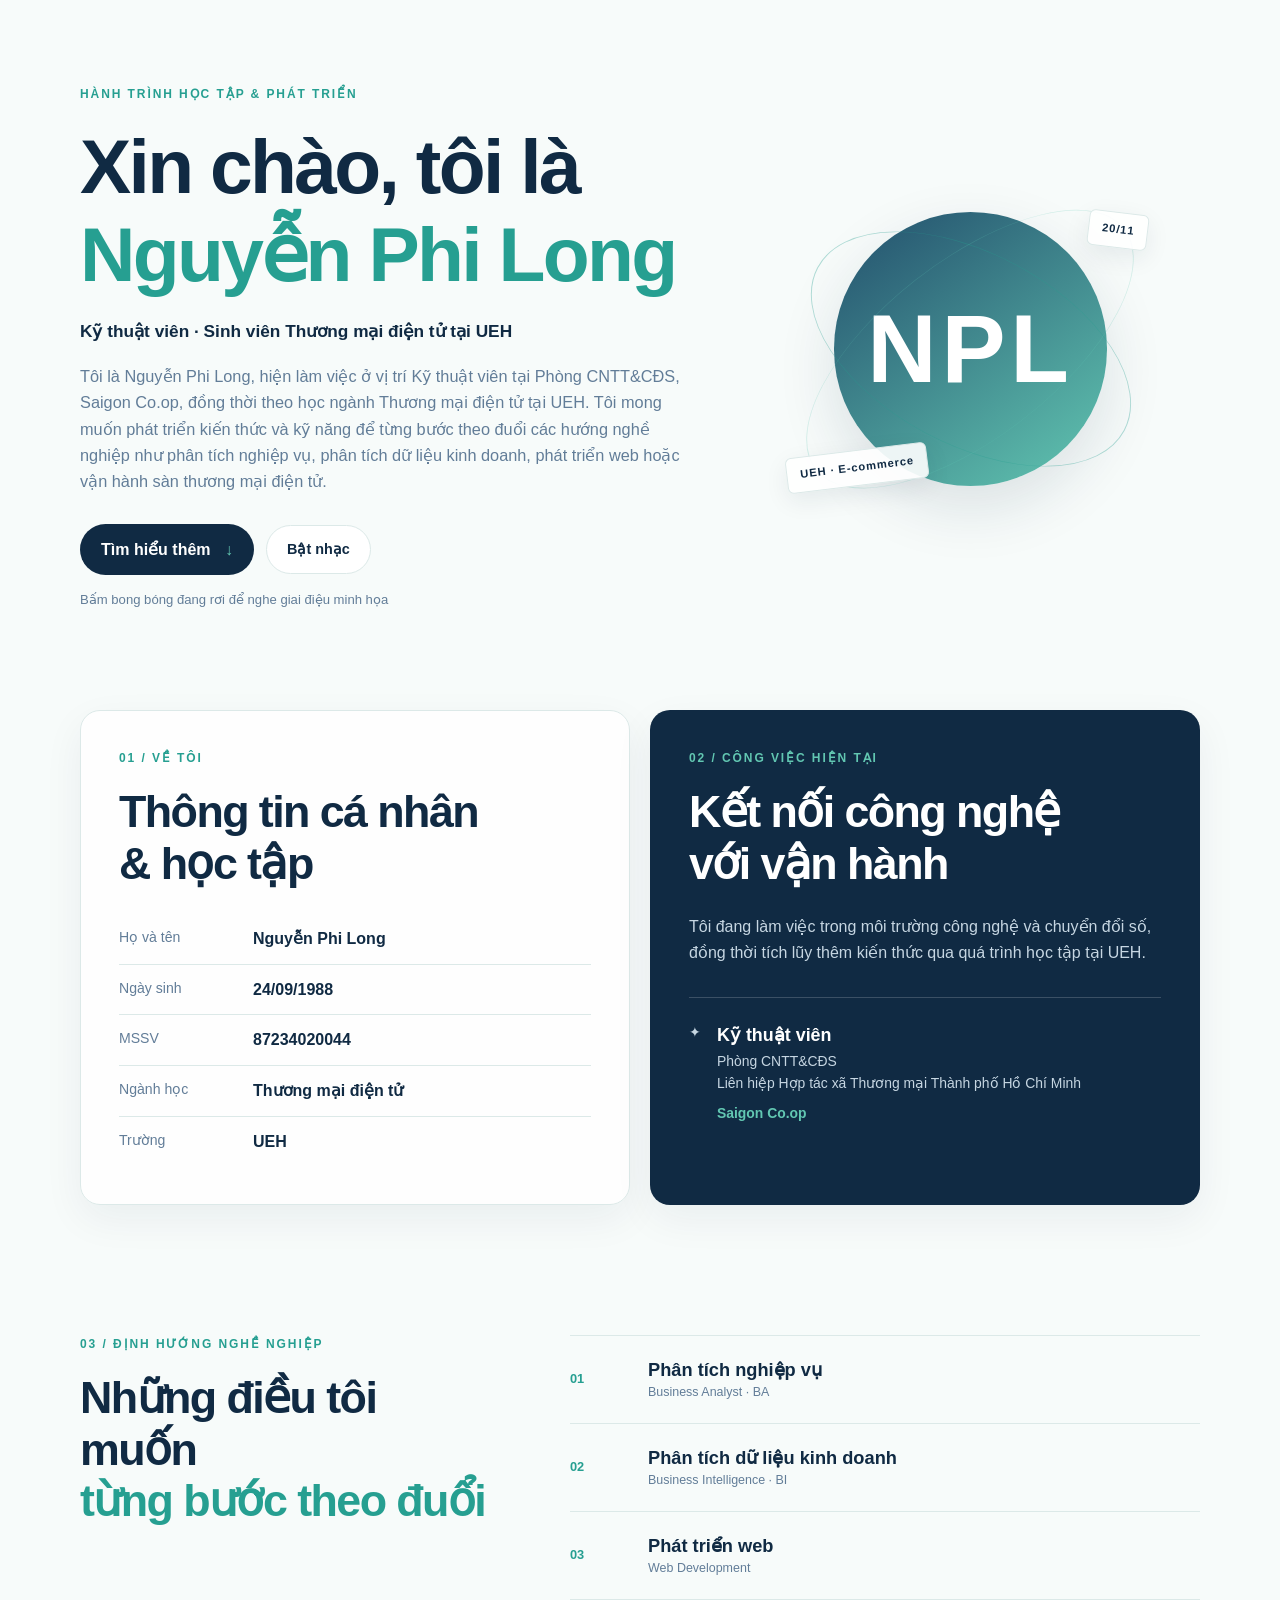
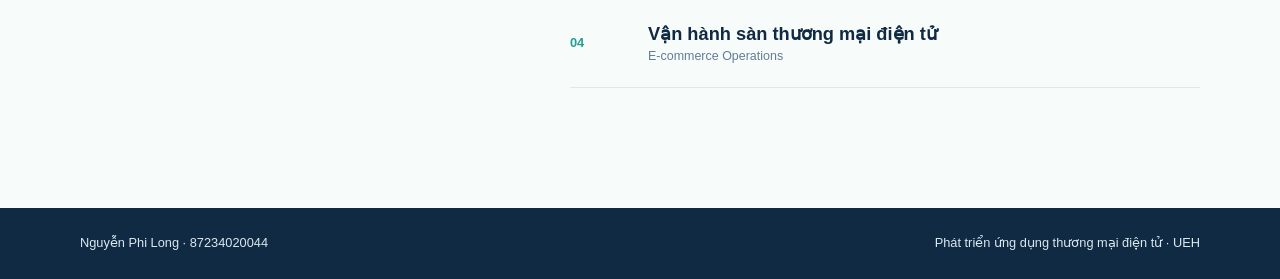
<file: index.html>
<!doctype html>
<html lang="vi">
<head>
  <meta charset="UTF-8">
  <meta name="viewport" content="width=device-width, initial-scale=1.0">
  <meta name="description" content="Website giới thiệu bản thân của Nguyễn Phi Long - sinh viên Thương mại điện tử tại UEH.">
  <title>Nguyễn Phi Long | Giới thiệu bản thân</title>
  <link rel="stylesheet" href="css/style.css">
</head>
<body>
  <div class="bubble-field" id="bubbleField" aria-label="Bong bóng tương tác"></div>

  <main>
    <section class="hero section-shell" aria-labelledby="hero-title">
      <div class="hero__copy">
        <p class="eyebrow">Hành trình học tập &amp; phát triển</p>
        <h1 id="hero-title">Xin chào, tôi là<br><span>Nguyễn Phi Long</span></h1>
        <p class="hero__role">Kỹ thuật viên · Sinh viên Thương mại điện tử tại UEH</p>
        <p class="hero__intro">Tôi là Nguyễn Phi Long, hiện làm việc ở vị trí Kỹ thuật viên tại Phòng CNTT&amp;CĐS, Saigon Co.op, đồng thời theo học ngành Thương mại điện tử tại UEH. Tôi mong muốn phát triển kiến thức và kỹ năng để từng bước theo đuổi các hướng nghề nghiệp như phân tích nghiệp vụ, phân tích dữ liệu kinh doanh, phát triển web hoặc vận hành sàn thương mại điện tử.</p>
        <div class="hero__actions">
          <a class="button button--primary" href="#about">Tìm hiểu thêm <span aria-hidden="true">↓</span></a>
          <button class="music-button" id="musicToggle" type="button" aria-pressed="false">Bật nhạc</button>
        </div>
        <p class="audio-status" id="audioStatus" aria-live="polite">Bấm bong bóng đang rơi để nghe giai điệu minh họa</p>
      </div>

      <div class="hero__visual" aria-label="Ảnh đại diện chữ NPL">
        <div class="portrait-wrap">
          <div class="portrait" role="img" aria-label="Ảnh đại diện chữ NPL">NPL</div>
          <span class="portrait-ring portrait-ring--one"></span>
          <span class="portrait-ring portrait-ring--two"></span>
          <a class="visual-note visual-note--top" href="./tri-an.html" aria-label="Mở trang tri ân thầy cô ngày 20 tháng 11">20/11</a>
          <span class="visual-note visual-note--bottom">UEH · E-commerce</span>
        </div>
      </div>
    </section>

    <section class="detail-grid section-shell" id="about" aria-label="Thông tin giới thiệu">
      <article class="info-card">
        <p class="card-kicker">01 / Về tôi</p>
        <h2>Thông tin cá nhân<br>&amp; học tập</h2>
        <dl class="info-list">
          <div><dt>Họ và tên</dt><dd>Nguyễn Phi Long</dd></div>
          <div><dt>Ngày sinh</dt><dd>24/09/1988</dd></div>
          <div><dt>MSSV</dt><dd>87234020044</dd></div>
          <div><dt>Ngành học</dt><dd>Thương mại điện tử</dd></div>
          <div><dt>Trường</dt><dd>UEH</dd></div>
        </dl>
      </article>

      <article class="info-card info-card--accent">
        <p class="card-kicker">02 / Công việc hiện tại</p>
        <h2>Kết nối công nghệ<br>với vận hành</h2>
        <p class="card-text">Tôi đang làm việc trong môi trường công nghệ và chuyển đổi số, đồng thời tích lũy thêm kiến thức qua quá trình học tập tại UEH.</p>
        <div class="workplace"><span class="workplace__mark" aria-hidden="true">✦</span><div><strong>Kỹ thuật viên</strong><span>Phòng CNTT&amp;CĐS</span><span>Liên hiệp Hợp tác xã Thương mại Thành phố Hồ Chí Minh</span><span class="brand">Saigon Co.op</span></div></div>
      </article>
    </section>

    <section class="direction section-shell" aria-labelledby="direction-title">
      <div class="direction__heading"><p class="card-kicker">03 / Định hướng nghề nghiệp</p><h2 id="direction-title">Những điều tôi muốn<br><em>từng bước theo đuổi</em></h2></div>
      <div class="direction-list">
        <div class="direction-item"><span class="direction-number">01</span><h3>Phân tích nghiệp vụ <small>Business Analyst · BA</small></h3></div>
        <div class="direction-item"><span class="direction-number">02</span><h3>Phân tích dữ liệu kinh doanh <small>Business Intelligence · BI</small></h3></div>
        <div class="direction-item"><span class="direction-number">03</span><h3>Phát triển web <small>Web Development</small></h3></div>
        <div class="direction-item"><span class="direction-number">04</span><h3>Vận hành sàn thương mại điện tử <small>E-commerce Operations</small></h3></div>
      </div>
    </section>
  </main>

  <footer class="site-footer"><div class="section-shell"><span>Nguyễn Phi Long · 87234020044</span><span>Phát triển ứng dụng thương mại điện tử · UEH</span></div></footer>
  <div class="sparkle-layer" id="sparkleLayer" aria-hidden="true"></div>
  <script src="js/main.js"></script>
</body>
</html>
</file>
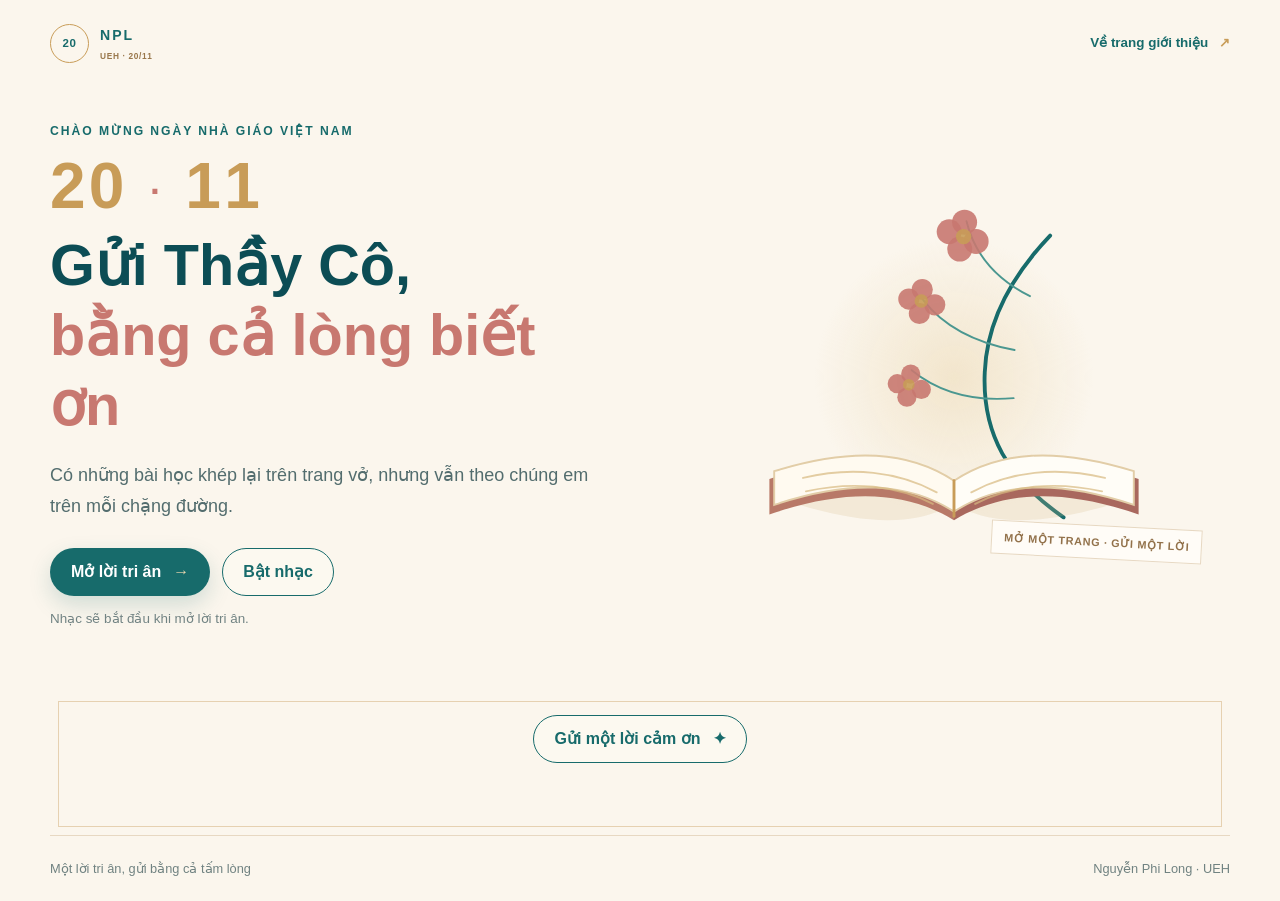
<file: tri-an.html>
<!doctype html>
<html lang="vi">
<head>
  <meta charset="UTF-8">
  <meta name="viewport" content="width=device-width, initial-scale=1.0">
  <meta name="description" content="Một lời tri ân gửi đến quý Thầy Cô nhân ngày Nhà giáo Việt Nam 20/11.">
  <title>Một lời tri ân, gửi bằng cả tấm lòng</title>
  <link rel="stylesheet" href="./css/tri-an.css">
  <script src="./js/tri-an.js" defer></script>
</head>
<body>
  <div class="petal-field" aria-hidden="true">
    <span class="petal petal--1"></span><span class="petal petal--2"></span>
    <span class="petal petal--3"></span><span class="petal petal--4"></span>
    <span class="petal petal--5"></span><span class="petal petal--6"></span>
    <span class="petal petal--7"></span><span class="petal petal--8"></span>
  </div>

  <header class="site-header page-width">
    <a class="brand" href="./index.html" aria-label="Về trang giới thiệu của Nguyễn Phi Long">
      <span class="brand__mark">20</span><span class="brand__text">NPL <small>UEH · 20/11</small></span>
    </a>
    <a class="back-link" href="./index.html">Về trang giới thiệu <span aria-hidden="true">↗</span></a>
  </header>

  <main>
    <section class="hero page-width" aria-labelledby="hero-title">
      <div class="hero__copy reveal">
        <p class="overline">Chào mừng ngày Nhà giáo Việt Nam</p>
        <p class="date-mark" aria-label="Ngày 20 tháng 11">20 <span>·</span> 11</p>
        <h1 id="hero-title">Gửi Thầy Cô,<br><em>bằng cả lòng biết ơn</em></h1>
        <p class="hero__subtitle">Có những bài học khép lại trên trang vở, nhưng vẫn theo chúng em trên mỗi chặng đường.</p>
        <div class="hero__actions">
          <button class="primary-button" id="openLetter" type="button" aria-expanded="false" aria-controls="letterCard">Mở lời tri ân <span aria-hidden="true">→</span></button>
          <button class="music-button" id="musicToggle" type="button" aria-pressed="false">Bật nhạc</button>
        </div>
        <p class="audio-status" id="audioStatus" aria-live="polite">Nhạc sẽ bắt đầu khi mở lời tri ân.</p>
      </div>

      <div class="hero__art reveal" aria-label="Minh họa quyển sách mở và cành hoa">
        <div class="art-glow"></div>
        <svg class="book-art" viewBox="0 0 520 420" role="img" aria-labelledby="bookTitle bookDesc">
          <title id="bookTitle">Quyển sách mở dưới cành hoa</title>
          <desc id="bookDesc">Minh họa trang nhã cho hành trình học tập và lòng biết ơn.</desc>
          <path class="branch" d="M360 62c-42 44-66 91-68 142-3 64 24 111 82 151" />
          <path class="stem" d="M339 125c-36-18-58-45-66-78M323 181c-42-8-74-25-95-52M322 231c-46 4-79-7-106-29" />
          <g class="flower flower--one"><circle cx="271" cy="48" r="13"/><circle cx="255" cy="58" r="13"/><circle cx="266" cy="76" r="13"/><circle cx="283" cy="68" r="13"/><circle class="flower__core" cx="270" cy="63" r="8"/></g>
          <g class="flower flower--two"><circle cx="227" cy="118" r="11"/><circle cx="213" cy="128" r="11"/><circle cx="224" cy="143" r="11"/><circle cx="240" cy="134" r="11"/><circle class="flower__core" cx="226" cy="130" r="7"/></g>
          <g class="flower flower--three"><circle cx="215" cy="206" r="10"/><circle cx="201" cy="216" r="10"/><circle cx="211" cy="230" r="10"/><circle cx="226" cy="222" r="10"/><circle class="flower__core" cx="213" cy="217" r="6"/></g>
          <path class="book-shadow" d="M72 333c85-27 145-24 188 7 44-31 107-34 190-7-83 29-148 34-190 8-44 26-106 21-188-8z" />
          <path class="book-cover" d="M68 315c84-28 147-24 192 8v35c-49-30-111-34-192-6z" />
          <path class="book-cover book-cover--right" d="M452 315c-84-28-147-24-192 8v35c49-30 111-34 192-6z" />
          <path class="book-page" d="M73 307c81-25 140-21 187 10v32c-47-30-106-34-187-7z" />
          <path class="book-page book-page--right" d="M447 307c-81-25-140-21-187 10v32c47-30 106-34 187-7z" />
          <path class="book-line" d="M103 314c50-12 99-7 139 15M106 328c49-11 95-6 132 13M417 314c-50-12-99-7-139 15M414 328c-49-11-95-6-132 13" />
          <path class="book-spine" d="M260 317v37" />
        </svg>
        <span class="art-caption">Mở một trang · Gửi một lời</span>
      </div>
    </section>

    <section class="letter-section page-width" id="letter" aria-labelledby="letter-heading">
      <div class="letter-card reveal" id="letterCard">
        <div class="letter-card__top"><span>THƯ TRI ÂN</span><span>20 · 11 · 2026</span></div>
        <div class="letter-content">
          <p class="letter-greeting" id="letter-heading">Kính gửi quý Thầy Cô,</p>
          <p>Vừa đi làm vừa trở lại giảng đường, em càng trân trọng thời gian được học và những điều Thầy Cô tận tâm truyền đạt. Có những kiến thức em cần thêm thời gian để hiểu, có những bài thực hành phải làm lại nhiều lần, nhưng mỗi bước tiến nhỏ đều giúp em có thêm niềm tin để tiếp tục.</p>
          <p>Nhân ngày Nhà giáo Việt Nam 20/11, em xin gửi đến quý Thầy Cô lời cảm ơn chân thành. Cảm ơn Thầy Cô đã đồng hành, hướng dẫn và giúp em có cơ hội học hỏi, hoàn thiện bản thân.</p>
          <p>Em xin gửi lời cảm ơn riêng đến thầy Tuấn trong môn Phát triển ứng dụng thương mại điện tử. Trang web nhỏ này là một phần thực hành của em, cũng là lời tri ân em muốn gửi đến Thầy và quý Thầy Cô bằng những điều mình đang học.</p>
          <p>Kính chúc quý Thầy Cô luôn mạnh khỏe, bình an, hạnh phúc và có thật nhiều niềm vui trong công việc cũng như cuộc sống.</p>
          <p>Em xin chân thành cảm ơn.</p>
          <div class="signature"><strong>Nguyễn Phi Long</strong><span>Sinh viên UEH · MSSV: 87234020044</span><span>Ngày Nhà giáo Việt Nam 20/11/2026</span></div>
        </div>
      </div>
      <div class="thank-you-row reveal">
        <button class="secondary-button" id="thankButton" type="button">Gửi một lời cảm ơn <span aria-hidden="true">✦</span></button>
        <p class="thank-message" id="thankMessage" aria-live="polite" hidden>Em cảm ơn Thầy Cô!</p>
      </div>
    </section>
  </main>

  <footer class="site-footer page-width"><span>Một lời tri ân, gửi bằng cả tấm lòng</span><span>Nguyễn Phi Long · UEH</span></footer>
  <div class="sparkle-layer" id="sparkleLayer" aria-hidden="true"></div>
  <audio id="thankYouAudio" src="./assets/audio/tri-an-thay-co.mp3" preload="metadata"></audio>
</body>
</html>
</file>
<file: css/style.css>
:root { --navy:#102a43; --ink:#183b56; --muted:#627d98; --mint:#62c7b2; --mint-dark:#269f91; --cream:#f7fbfa; --line:#dce9e8; --shadow:0 22px 60px rgba(16,42,67,.12); }
* { box-sizing:border-box; }
html { scroll-behavior:smooth; }
body { margin:0; color:var(--ink); background:var(--cream); font-family:Segoe UI, Arial, sans-serif; line-height:1.6; overflow-x:hidden; }
button, a { font:inherit; }
a { color:inherit; }
.section-shell { width:min(1120px, calc(100% - 48px)); margin-inline:auto; position:relative; z-index:1; }
.bubble-field { position:fixed; inset:0; overflow:hidden; pointer-events:none; z-index:2; }
.floating-bubble { position:fixed; top:0; left:0; width:var(--size); height:var(--size); padding:0; border:1px solid rgba(98,199,178,.42); border-radius:50%; background:radial-gradient(circle at 32% 25%, rgba(255,255,255,.78), rgba(173,235,221,.18) 28%, transparent 68%); box-shadow:inset -10px -12px 24px rgba(98,199,178,.1), 0 0 24px rgba(98,199,178,.1); cursor:pointer; pointer-events:auto; animation:fall-bubble var(--fall-duration) linear forwards; }
.floating-bubble::after { content:""; position:absolute; top:18%; left:23%; width:18%; height:10%; border-radius:50%; background:#fff; opacity:.75; transform:rotate(-35deg); }
.floating-bubble:hover { border-color:rgba(38,159,145,.72); box-shadow:inset -10px -12px 24px rgba(98,199,178,.16), 0 0 30px rgba(98,199,178,.24); }
.floating-bubble:focus-visible { outline:3px solid #efb366; outline-offset:4px; animation-play-state:paused; }
.floating-bubble.is-popping { animation:none; opacity:0; transform:scale(1.55); transition:opacity .18s, transform .18s; pointer-events:none; }
.bubble-field.is-paused .floating-bubble { animation-play-state:paused; }
.hero { min-height:680px; display:grid; grid-template-columns:1.15fr .85fr; align-items:center; gap:40px; padding-block:76px 58px; }
.eyebrow,.card-kicker { margin:0 0 18px; color:var(--mint-dark); font-size:.75rem; font-weight:800; letter-spacing:.16em; text-transform:uppercase; }
h1,h2,h3,p { margin-top:0; } h1,h2,h3 { line-height:1.15; letter-spacing:-.035em; } h1 { margin-bottom:20px; color:var(--navy); font-size:clamp(2.9rem,6vw,5.5rem); font-weight:800; } h1 span { color:var(--mint-dark); } h2 { margin-bottom:25px; color:var(--navy); font-size:clamp(2rem,3.5vw,3rem); } h2 em { color:var(--mint-dark); font-style:normal; }
.hero__role { color:var(--navy); font-size:1.08rem; font-weight:700; } .hero__intro { max-width:680px; margin-bottom:30px; color:var(--muted); font-size:1.02rem; }
.hero__actions { display:flex; flex-wrap:wrap; gap:12px; align-items:center; } .button,.music-button { min-height:48px; border-radius:999px; padding:12px 20px; border:1px solid transparent; cursor:pointer; transition:transform .2s, box-shadow .2s, background .2s; text-decoration:none; font-weight:700; } .button:hover,.music-button:hover { transform:translateY(-2px); box-shadow:0 8px 20px rgba(16,42,67,.15); } .button:focus-visible,.music-button:focus-visible { outline:3px solid #efb366; outline-offset:4px; }.button--primary { color:white; background:var(--navy); }.button--primary span { margin-left:10px; color:var(--mint); }.music-button { color:var(--navy); border-color:var(--line); background:white; font-size:.9rem; }.music-button.is-playing { border-color:var(--mint); background:#e7f7f3; }.audio-status { min-height:24px; margin:14px 0 0; color:var(--muted); font-size:.82rem; }
.hero__visual { display:grid; place-items:center; min-height:430px; }.portrait-wrap { position:relative; width:min(370px,75vw); aspect-ratio:1; display:grid; place-items:center; }.portrait { width:74%; aspect-ratio:1; display:grid; place-items:center; border-radius:50%; color:white; background:linear-gradient(145deg,#224e6c,#62c7b2); box-shadow:var(--shadow); font-size:clamp(3.5rem,10vw,6rem); font-weight:800; letter-spacing:.05em; }.portrait-ring { position:absolute; border:1px solid rgba(38,159,145,.35); border-radius:50%; }.portrait-ring--one { inset:3%; transform:rotate(28deg) scaleY(.55); }.portrait-ring--two { inset:-3%; transform:rotate(-38deg) scaleY(.45); border-color:rgba(98,199,178,.25); }.visual-note { position:absolute; padding:8px 13px; color:var(--navy); border:1px solid var(--line); border-radius:6px; background:rgba(255,255,255,.9); box-shadow:0 8px 25px rgba(16,42,67,.08); font-size:.7rem; font-weight:800; letter-spacing:.08em; text-decoration:none; }.visual-note--top { top:13%; right:2%; transform:rotate(7deg); cursor:pointer; transition:transform .2s, box-shadow .2s, border-color .2s; }.visual-note--top:hover { transform:rotate(7deg) translateY(-2px); border-color:var(--mint); box-shadow:0 10px 28px rgba(16,42,67,.14); }.visual-note--top:focus-visible { outline:3px solid #efb366; outline-offset:4px; }.visual-note--bottom { bottom:13%; left:0; transform:rotate(-7deg); }
.detail-grid { display:grid; grid-template-columns:1fr 1fr; gap:20px; padding-block:30px 100px; }.info-card { padding:38px; border:1px solid var(--line); border-radius:20px; background:rgba(255,255,255,.86); box-shadow:0 14px 40px rgba(16,42,67,.06); }.info-card--accent { color:white; border-color:transparent; background:var(--navy); }.info-card--accent h2,.info-card--accent .card-kicker { color:white; }.info-card--accent .card-kicker { color:var(--mint); }.card-text { max-width:470px; color:#c6d6e2; }.info-list { margin:0; }.info-list div { display:grid; grid-template-columns:120px 1fr; gap:14px; padding:12px 0; border-bottom:1px solid var(--line); }.info-list div:last-child { border:0; }.info-list dt { color:var(--muted); font-size:.88rem; }.info-list dd { margin:0; color:var(--navy); font-weight:700; }.workplace { display:flex; gap:16px; margin-top:32px; padding-top:23px; border-top:1px solid rgba(255,255,255,.18); }.workplace__mark { color:var(--mint); font-size:2rem; }.workplace strong,.workplace span { display:block; }.workplace strong { font-size:1.12rem; }.workplace span { color:#c6d6e2; font-size:.87rem; }.workplace .brand { margin-top:7px; color:var(--mint); font-weight:800; }
.direction { display:grid; grid-template-columns:.8fr 1.2fr; gap:70px; padding-block:30px 120px; }.direction-list { border-top:1px solid var(--line); }.direction-item { display:grid; grid-template-columns:60px 1fr; gap:18px; align-items:center; min-height:88px; border-bottom:1px solid var(--line); }.direction-number { color:var(--mint-dark); font-size:.8rem; font-weight:800; }.direction-item h3 { margin:0; color:var(--navy); font-size:1.14rem; letter-spacing:0; }.direction-item small { display:block; margin-top:4px; color:var(--muted); font-size:.78rem; font-weight:400; letter-spacing:0; }
.site-footer { color:#dbe8ef; background:var(--navy); }.site-footer .section-shell { display:flex; justify-content:space-between; gap:20px; padding-block:25px; font-size:.8rem; }.sparkle-layer { position:fixed; inset:0; pointer-events:none; z-index:5; }.sparkle { position:absolute; width:7px; height:7px; border-radius:50%; background:#fff; box-shadow:0 0 12px 4px var(--mint); animation:sparkle .8s ease-out forwards; }.bubble-greeting { position:fixed; z-index:6; width:max-content; max-width:min(280px,calc(100vw - 24px)); padding:8px 12px; border:1px solid rgba(38,159,145,.22); border-radius:10px; color:#0c5960; background:rgba(255,249,234,.94); box-shadow:0 8px 20px rgba(16,42,67,.16); font-family:"Segoe UI",Arial,sans-serif; font-size:15px; font-weight:600; line-height:1.35; letter-spacing:normal; word-spacing:normal; text-align:center; pointer-events:none; user-select:none; overflow-wrap:break-word; white-space:normal; animation:bubble-greeting-in 2.5s ease-out forwards; }
@keyframes fall-bubble { 0%{transform:translate3d(0,calc(-1 * var(--size)),0) rotate(0deg)} 25%{transform:translate3d(var(--sway),25vh,0) rotate(35deg)} 50%{transform:translate3d(calc(var(--sway) * -.55),50vh,0) rotate(80deg)} 75%{transform:translate3d(calc(var(--sway) * .45),75vh,0) rotate(130deg)} 100%{transform:translate3d(calc(var(--sway) * -.35),calc(100vh + var(--size)),0) rotate(180deg)} } @keyframes sparkle { from{opacity:1;transform:scale(1)} to{opacity:0;transform:translate(var(--x),var(--y)) scale(.1)} } @keyframes bubble-greeting-in { 0%{opacity:0;transform:translate(-50%,0) scale(.96)} 12%{opacity:1} 72%{opacity:1;transform:translate(-50%,-25px) scale(1)} 100%{opacity:0;transform:translate(-50%,-25px) scale(1)} } @keyframes bubble-greeting-fade { 0%{opacity:0;transform:translate(-50%,0)} 15%{opacity:1} 72%{opacity:1} 100%{opacity:0;transform:translate(-50%,0)} }
@media (max-width:760px) { .section-shell{width:min(100% - 32px,560px)} .hero{min-height:auto;grid-template-columns:1fr;padding-block:55px 35px}.hero__visual{min-height:320px;order:-1}.portrait-wrap{width:270px}.hero__intro{font-size:.96rem}.detail-grid,.direction{grid-template-columns:1fr;gap:18px}.detail-grid{padding-bottom:70px}.direction{gap:38px;padding-bottom:90px}.info-card{padding:28px}.site-footer .section-shell{display:block}.site-footer .section-shell span{display:block}.site-footer .section-shell span+span{margin-top:8px}.floating-bubble{animation-duration:var(--fall-duration)}.visual-note--bottom{left:-3%} }
@media (prefers-reduced-motion: reduce) { html{scroll-behavior:auto}.floating-bubble{animation:none}.sparkle{animation-duration:.2s}.bubble-greeting{animation-name:bubble-greeting-fade} }
</file>
<file: css/tri-an.css>
:root {
  --ink: #173f46;
  --teal: #176b6b;
  --teal-dark: #0c4d55;
  --cream: #fbf6ed;
  --paper: #fffdf8;
  --gold: #c89c58;
  --gold-soft: #ead6ae;
  --rose: #c87870;
  --line: #e7d8c2;
  --shadow: 0 24px 60px rgba(23, 63, 70, .12);
}

* { box-sizing: border-box; }
html { scroll-behavior: smooth; }
body {
  min-width: 320px;
  margin: 0;
  overflow-x: hidden;
  color: var(--ink);
  background: var(--cream);
  font-family: "Segoe UI", Arial, sans-serif;
  line-height: 1.7;
}

button, input, select, textarea { font: inherit; }
button, a { font-family: "Segoe UI", Arial, sans-serif; }
button { cursor: pointer; }
a { color: inherit; }
.page-width { width: min(1180px, calc(100% - 48px)); margin-inline: auto; position: relative; z-index: 1; }

.site-header { display: flex; align-items: center; justify-content: space-between; gap: 24px; padding-block: 24px 8px; }
.brand { display: inline-flex; align-items: center; gap: 11px; color: var(--teal); text-decoration: none; }
.brand__mark { display: grid; place-items: center; width: 39px; height: 39px; border: 1px solid var(--gold); border-radius: 50%; font-size: .72rem; font-weight: 800; letter-spacing: .06em; }
.brand__text { font-size: .88rem; font-weight: 800; letter-spacing: .14em; }
.brand__text small { display: block; margin-top: 1px; color: #98764a; font-size: .52rem; font-weight: 600; letter-spacing: .08em; }
.back-link { color: var(--teal); font-size: .84rem; font-weight: 600; text-decoration: none; }
.back-link span { margin-left: 7px; color: var(--gold); }
.back-link:hover { text-decoration: underline; }

.hero { display: grid; grid-template-columns: minmax(0, 1fr) minmax(0, 1fr); align-items: center; gap: clamp(28px, 6vw, 74px); padding-block: 50px 58px; }
.hero__copy { min-width: 0; }
.overline { margin: 0 0 12px; color: var(--teal); font-size: .76rem; font-weight: 700; letter-spacing: .16em; text-transform: uppercase; }
.date-mark { margin: 0 0 12px; color: var(--gold); font-size: clamp(2.5rem, 5vw, 4.2rem); font-weight: 700; letter-spacing: .05em; line-height: 1; }
.date-mark span { display: inline-block; margin: 0 .04em; color: var(--rose); font-size: .55em; transform: translateY(-.14em); }
h1 { max-width: 690px; margin: 0 0 20px; color: var(--teal-dark); font-size: clamp(2.15rem, 4.5vw, 4rem); font-weight: 700; letter-spacing: normal; line-height: 1.22; }
h1 em { color: var(--rose); font-style: normal; }
.hero__subtitle { max-width: 560px; margin: 0 0 26px; color: #536d6e; font-size: clamp(1.06rem, 1.5vw, 1.125rem); line-height: 1.7; }
.hero__actions { display: flex; flex-wrap: wrap; align-items: center; gap: 12px; }
.primary-button, .secondary-button, .music-button {
  min-height: 48px;
  display: inline-flex;
  align-items: center;
  justify-content: center;
  gap: 12px;
  padding: 10px 20px;
  border: 1px solid transparent;
  border-radius: 999px;
  font-family: "Segoe UI", Arial, sans-serif;
  font-size: 16px;
  font-weight: 600;
  line-height: 1.5;
  letter-spacing: normal;
  word-spacing: normal;
  transition: transform .2s ease, box-shadow .2s ease, background-color .2s ease, color .2s ease;
}
.primary-button { color: #fff; background: var(--teal); box-shadow: 0 9px 22px rgba(23, 107, 107, .18); }
.primary-button span { color: var(--gold-soft); font: inherit; }
.music-button, .secondary-button { color: var(--teal); border-color: var(--teal); background: rgba(255, 253, 248, .3); box-shadow: none; }
.primary-button:hover, .secondary-button:hover, .music-button:hover { transform: translateY(-2px); box-shadow: 0 10px 22px rgba(23, 107, 107, .18); }
.primary-button:hover, .secondary-button:hover, .music-button:hover, .music-button.is-playing { color: #fff; background: var(--teal-dark); }
.primary-button:focus-visible, .secondary-button:focus-visible, .music-button:focus-visible, .back-link:focus-visible, .brand:focus-visible { outline: 3px solid #e2a45d; outline-offset: 4px; }
.audio-status { min-height: 27px; margin: 12px 0 0; color: #718383; font-size: .84rem; }

.hero__art { position: relative; display: grid; place-items: center; min-height: 390px; }
.art-glow { position: absolute; width: 290px; height: 290px; border-radius: 50%; background: radial-gradient(circle, rgba(234, 214, 174, .52), rgba(234, 214, 174, 0) 68%); }
.book-art { position: relative; width: min(100%, 500px); overflow: visible; }
.branch { fill: none; stroke: var(--teal); stroke-linecap: round; stroke-width: 4; }
.stem { fill: none; stroke: #4b9790; stroke-linecap: round; stroke-width: 2; }
.flower circle { fill: var(--rose); opacity: .9; }
.flower .flower__core { fill: var(--gold); }
.book-shadow { fill: #d6b98b; opacity: .22; }
.book-cover { fill: #b87968; }
.book-cover--right { fill: #a9685e; }
.book-page { fill: #fffaf0; stroke: #e2cda7; stroke-width: 2; }
.book-page--right { fill: #fffdf7; }
.book-line { fill: none; stroke: #d7b980; stroke-linecap: round; stroke-width: 2; opacity: .7; }
.book-spine { fill: none; stroke: var(--gold); stroke-linecap: round; stroke-width: 3; }
.art-caption { position: absolute; right: 5%; bottom: 5%; padding: 7px 12px; border: 1px solid var(--line); color: #92714a; background: rgba(255, 253, 248, .86); font-size: .68rem; font-weight: 600; letter-spacing: .06em; text-transform: uppercase; transform: rotate(3deg); }

.letter-section { padding-bottom: 70px; }
.letter-card { max-width: 820px; margin: 0 auto; padding: 16px; border: 1px solid var(--gold-soft); background: rgba(255, 253, 248, .94); box-shadow: var(--shadow); transition: max-height .65s ease, opacity .45s ease, transform .65s ease; }
.letter-card::before { content: ""; position: absolute; inset: 8px; border: 1px solid rgba(200, 156, 88, .4); pointer-events: none; }
.letter-card.is-closed { max-height: 0; padding-block: 0; border-width: 0; opacity: 0; overflow: hidden; transform: translateY(18px); }
.letter-card.is-open { max-height: 1000px; opacity: 1; transform: none; }
.letter-card__top { display: flex; justify-content: space-between; gap: 16px; padding: 14px 24px; border-bottom: 1px solid var(--line); color: #a77d45; font-size: .7rem; font-weight: 700; letter-spacing: .12em; }
.letter-content { max-width: 760px; margin: 0 auto; padding: 34px 38px 38px; color: var(--ink); font-size: 18px; font-weight: 400; line-height: 1.75; text-align: left; letter-spacing: normal; word-spacing: normal; word-break: normal; overflow-wrap: normal; }
.letter-content p { margin: 0 0 20px; }
.letter-greeting { color: var(--teal); font-size: 1.12em; font-weight: 700; }
.signature { display: flex; flex-direction: column; align-items: flex-end; margin-top: 30px; color: #6f7774; font-size: .86rem; line-height: 1.65; }
.signature strong { color: var(--teal); font-family: "Segoe UI", Arial, sans-serif; font-size: 1.15rem; font-style: normal; font-weight: 700; }
.signature span { font: inherit; }
.thank-you-row { display: flex; align-items: center; justify-content: center; gap: 16px; min-height: 72px; padding-top: 20px; }
.thank-message { margin: 0; color: var(--rose); font-size: 1.05rem; font-weight: 600; }
.site-footer { display: flex; justify-content: space-between; gap: 18px; padding-block: 22px; border-top: 1px solid var(--line); color: #708281; font-size: .8rem; }

.petal-field { position: fixed; inset: 0; z-index: 0; overflow: hidden; pointer-events: none; }
.petal { position: absolute; top: -30px; width: 12px; height: 7px; border-radius: 100% 0 100% 0; background: rgba(200, 120, 112, .42); animation: petal-fall 15s linear infinite; }
.petal--1 { left: 8%; animation-delay: -4s; }.petal--2 { left: 22%; width: 8px; height: 5px; animation-delay: -11s; }.petal--3 { left: 37%; animation-delay: -7s; }.petal--4 { left: 53%; width: 9px; height: 6px; animation-delay: -14s; }.petal--5 { left: 67%; animation-delay: -2s; }.petal--6 { left: 78%; width: 8px; height: 5px; animation-delay: -9s; }.petal--7 { left: 89%; animation-delay: -6s; }.petal--8 { left: 47%; width: 7px; height: 5px; animation-delay: -12s; }
.sparkle-layer { position: fixed; inset: 0; z-index: 4; pointer-events: none; }.sparkle { position: absolute; width: 7px; height: 7px; border-radius: 50%; background: #fff; box-shadow: 0 0 14px 4px var(--gold); animation: sparkle .75s ease-out forwards; }
.js .reveal { opacity: 0; transform: translateY(18px); transition: opacity .8s ease, transform .8s ease; }.js .reveal.is-visible { opacity: 1; transform: none; }
.thank-message--show { animation: thank-message .5s ease both; }
@keyframes petal-fall { 0% { transform: translate3d(0, -30px, 0) rotate(0deg); opacity: 0; } 12% { opacity: .75; } 50% { transform: translate3d(35px, 50vh, 0) rotate(160deg); } 100% { transform: translate3d(-20px, 110vh, 0) rotate(330deg); opacity: 0; } }
@keyframes sparkle { from { opacity: 1; transform: scale(1); } to { opacity: 0; transform: translate(var(--x), var(--y)) scale(.1); } }
@keyframes thank-message { from { opacity: 0; transform: translateY(8px); } to { opacity: 1; transform: none; } }

@media (max-width: 760px) {
  .page-width { width: min(100% - 32px, 560px); }
  .site-header { padding-top: 18px; }
  .back-link { font-size: .75rem; }
  .hero { grid-template-columns: 1fr; gap: 18px; padding-block: 48px 42px; }
  .hero__copy { text-align: center; }.hero__subtitle { margin-inline: auto; }.hero__actions { justify-content: center; }
  .hero__art { order: -1; min-height: 250px; }.book-art { width: 90%; max-width: 420px; }.art-glow { width: 220px; height: 220px; }.art-caption { right: 2%; bottom: 0; font-size: .56rem; }
  .letter-card { padding: 11px; }.letter-card__top { padding: 12px 14px; font-size: .58rem; }.letter-content { padding: 26px 16px 29px; font-size: 16px; }.signature { align-items: flex-start; }
  .thank-you-row { flex-direction: column; gap: 10px; }.site-footer { display: block; padding-block: 20px; }.site-footer span { display: block; }.site-footer span + span { margin-top: 7px; }
}

@media (prefers-reduced-motion: reduce) {
  html { scroll-behavior: auto; }.petal { animation: none; opacity: .3; }.js .reveal { opacity: 1; transform: none; transition: none; }.sparkle { animation-duration: .2s; }.letter-card { transition: none; }.thank-message--show { animation: none; }
}
</file>
